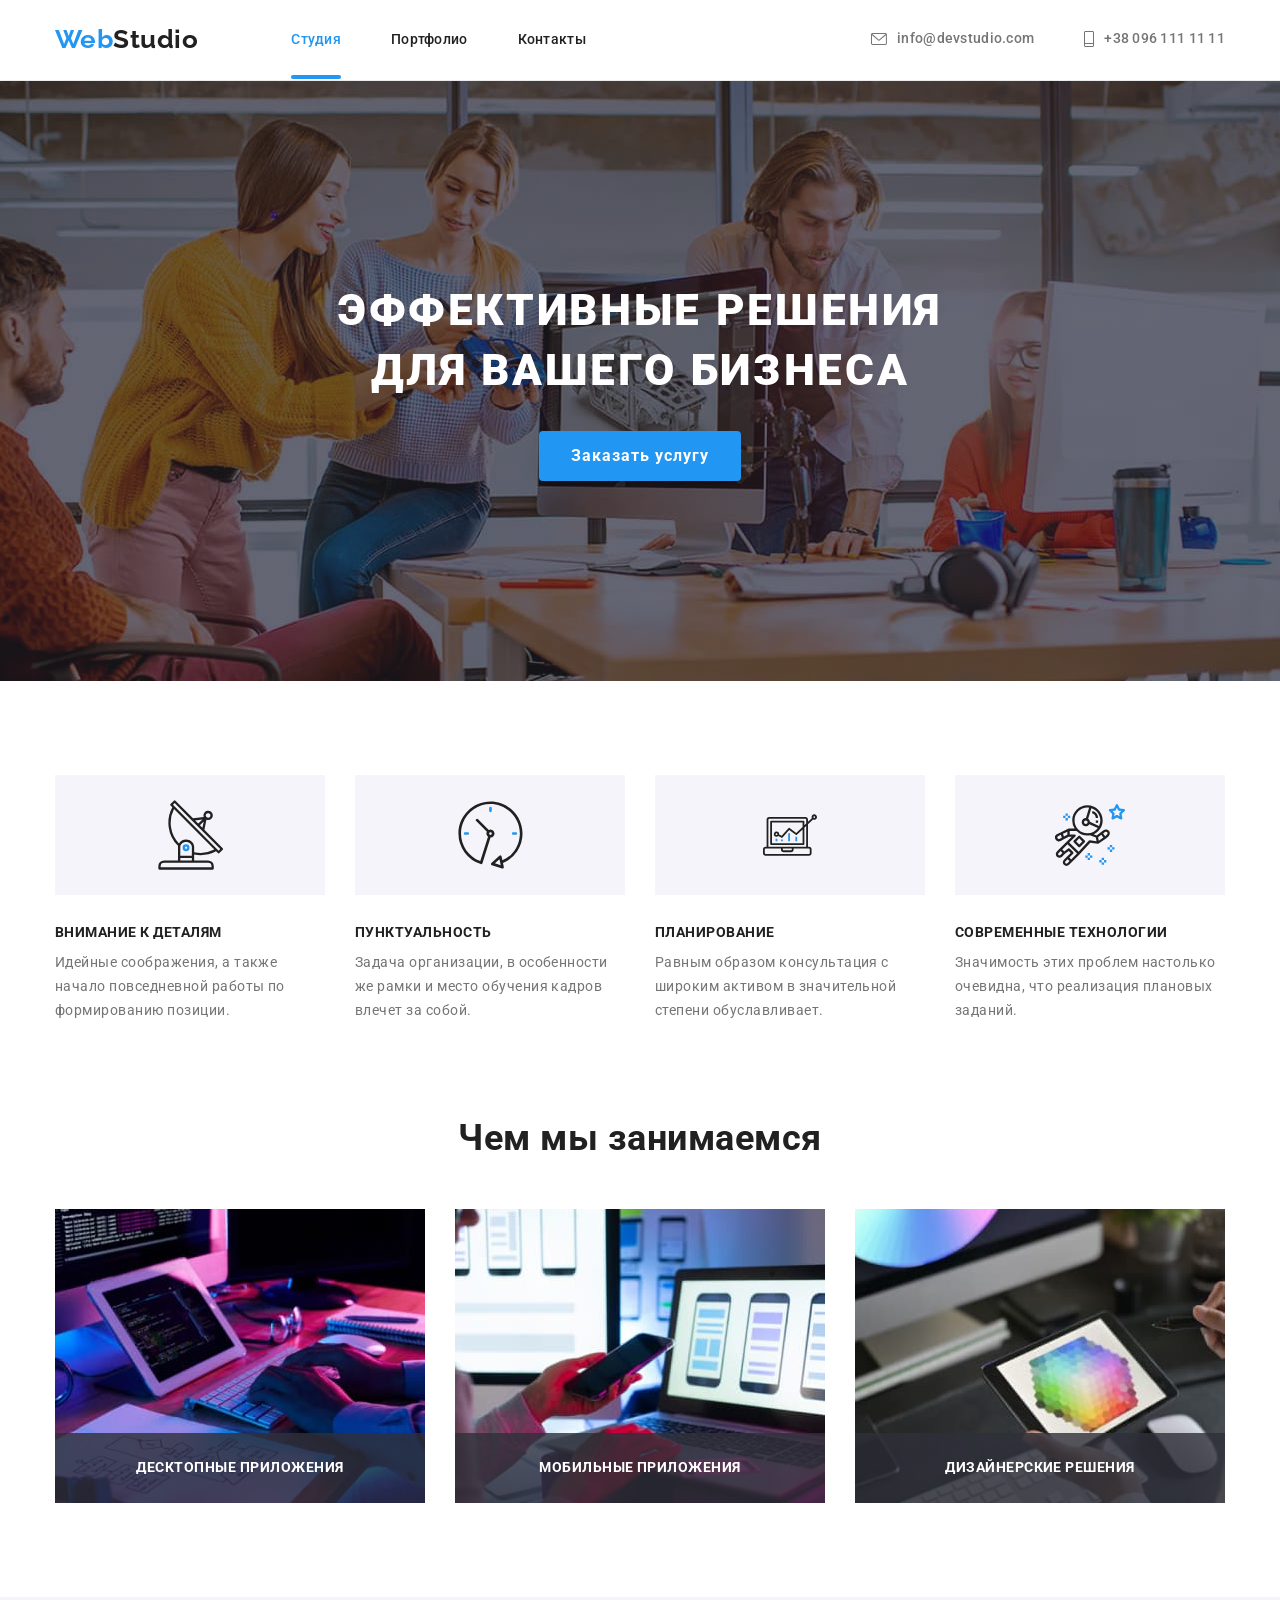
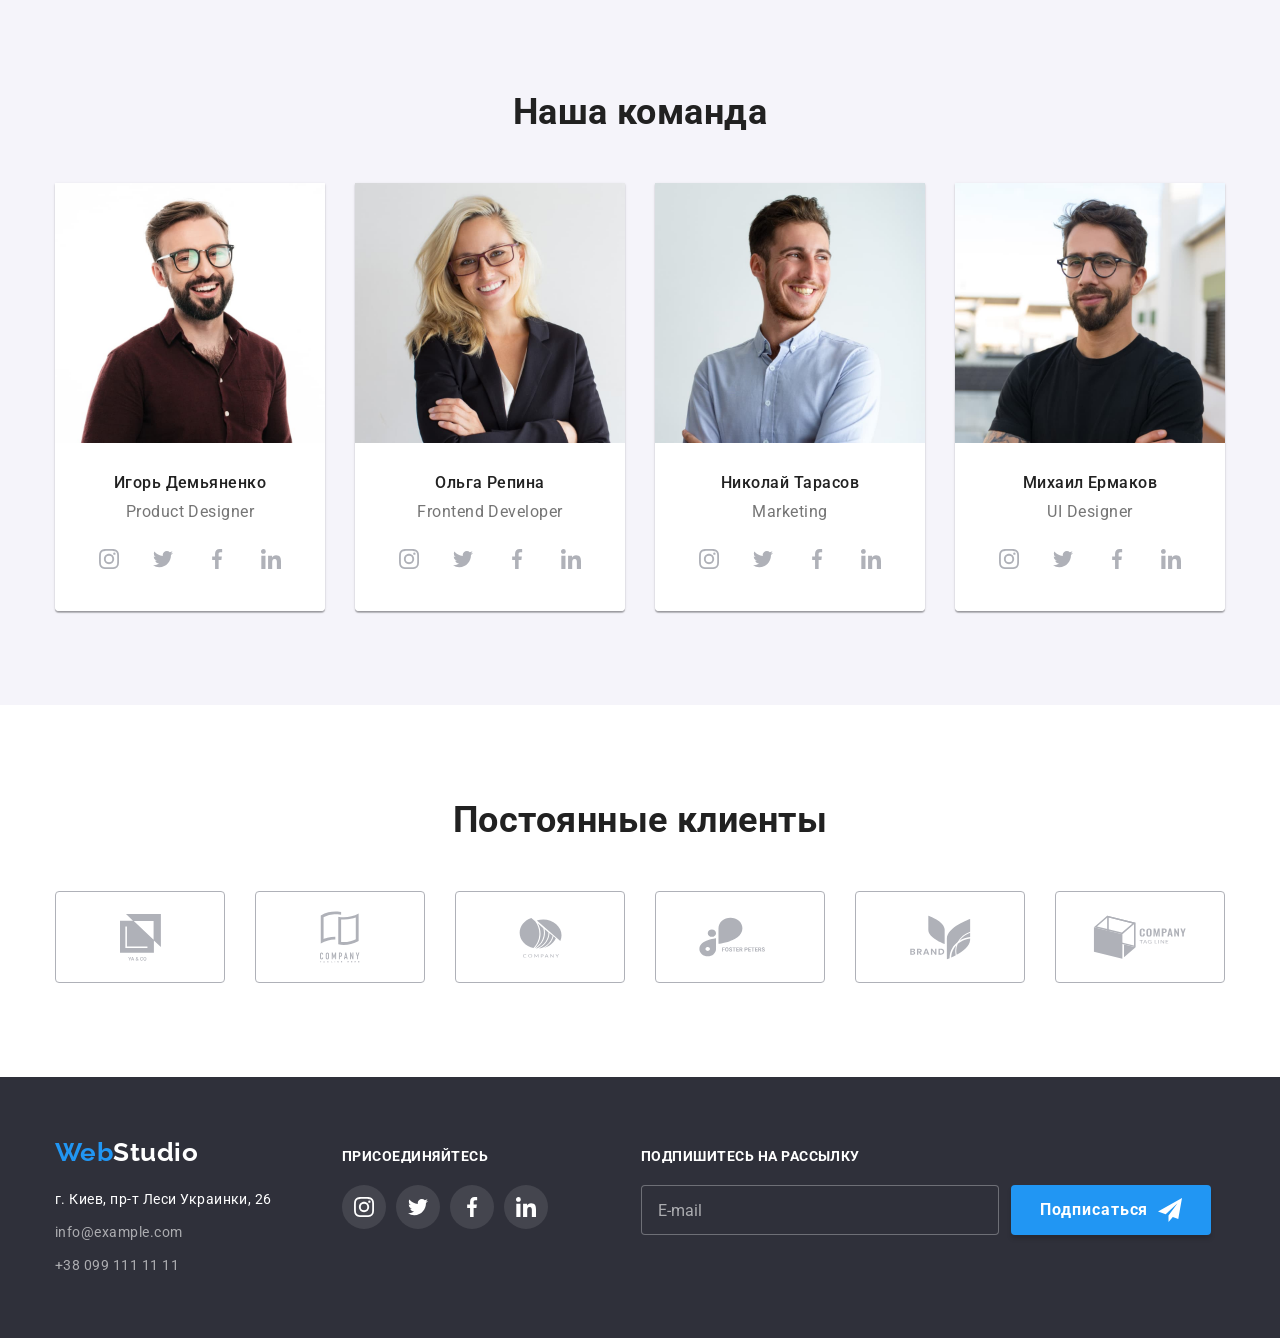
<file: index.html>
<!DOCTYPE html>
<html lang="ru">

<head>
    <meta charset="UTF-8" />
    <meta http-equiv="X-UA-Compatible" content="IE=edge" />
    <meta name="viewport" content="width=device-width, initial-scale=1.0" />
    <title>Web Studio</title>
    <link rel="stylesheet" href="https://cdnjs.cloudflare.com/ajax/libs/modern-normalize/1.1.0/modern-normalize.min.css" integrity="sha512-wpPYUAdjBVSE4KJnH1VR1HeZfpl1ub8YT/NKx4PuQ5NmX2tKuGu6U/JRp5y+Y8XG2tV+wKQpNHVUX03MfMFn9Q==" crossorigin="anonymous" referrerpolicy="no-referrer"
    />
    <link href="https://fonts.googleapis.com/css2?family=Raleway:wght@700&family=Roboto:wght@400;500;700;900&display=swap" rel="stylesheet" />
    <link rel="stylesheet" href="./css/styles.css" />
</head>

<body>
    <header class="header">
        <div class="container">
            <nav class="header-site-nav">
                <a href="/" class="header-logo">
                    <spun class="logo-web">Web</spun>Studio </a>
                <ul class="list">
                    <li><a href="./index.html" class="link current">Студия</a></li>
                    <li><a href="./portfolio.html" class="link">Портфолио</a></li>
                    <li><a href="" class="link">Контакты</a></li>
                </ul>
            </nav>
            <ul class="header-contact list">
                <li class="item">
                    <a href="mailto:info@devstudio.com" class="link one">
                        <svg class="icon-envelope current-color">
                <use href="./images/symbol-defs.svg#icon-envelope"></use>
              </svg> info@devstudio.com
                    </a>
                </li>
                <li class="item">
                    <a href="tel:+380961111111" class="link">
                        <svg class="icon-vector current-color">
                <use href="./images/symbol-defs.svg#icon-vector"></use>
              </svg> +38 096 111 11 11</a>
                </li>
            </ul>
        </div>
    </header>
    <main>
        <section class="hero">
            <div class="container">
                <h1 class="hero-title">
                    Эффективные решения<br /> для вашего бизнеса
                </h1>
                <button type="button" class="hero-button button" data-modal-open>Заказать услугу</button>
            </div>

        </section>
        <section class="features section">
            <div class="container">
                <h2 class="hidden">Особенности</h2>
                <ul class="features-set list">
                    <li class="item item-antenna">
                        <div class="icon-container">
                            <svg class="icon-antenna" width="65" height="70">
                  <use href="./images/symbol-defs.svg#icon-antenna"></use>
                </svg>
                        </div>
                        <h3 class="features-title">Внимание к деталям</h3>
                        <p class="features-text">
                            Идейные соображения, а также начало повседневной работы по формированию позиции.
                        </p>
                    </li>
                    <li class="item item-clock">
                        <div class="icon-container">
                            <svg class="icon-clock" width="67" height="70">
                  <use href="./images/symbol-defs.svg#icon-clock"></use>
                </svg>
                        </div>
                        <h3 class="features-title">Пунктуальность</h3>
                        <p class="features-text">
                            Задача организации, в особенности же рамки и место обучения кадров влечет за собой.
                        </p>
                    </li>
                    <li class="item item-diagram">
                        <div class="icon-container">
                            <svg class="icon-diagram" width="70" height="54">
                  <use href="./images/symbol-defs.svg#icon-diagram"></use>
                </svg>
                        </div>
                        <h3 class="features-title">Планирование</h3>
                        <p class="features-text">
                            Равным образом консультация с широким активом в значительной степени обуславливает.
                        </p>
                    </li>
                    <li class="item item-astronaut">
                        <div class="icon-container">
                            <svg class="icon-astronaut" width="70" height="70">
                  <use href="./images/symbol-defs.svg#icon-astronaut"></use>
                </svg>
                        </div>
                        <h3 class="features-title">Современные технологии</h3>
                        <p class="features-text">
                            Значимость этих проблем настолько очевидна, что реализация плановых заданий.
                        </p>
                    </li>
                </ul>
            </div>
        </section>
        <section class="work section">
            <div class="container">
                <h2 class="work-title title">Чем мы занимаемся</h2>
                <ul class="list">
                    <li class="item">
                        <div class="image-wrapper">
                            <img src="./images/programer-working.jpg" width="370" height="294" alt="Программист разрабатывает ПО" />
                            <div class="work-text-wrapper">
                                <p class="work-text">Десктопные приложения</p>
                            </div>
                        </div>
                    </li>
                    <li class="item">
                        <div class="image-wrapper">
                            <img src="./images/developing-application-smartphones.jpg" width="370" height="294" alt="разработка интерфейса для телефона" />
                            <div class="work-text-wrapper">
                                <p class="work-text">Мобильные приложения</p>
                            </div>
                        </div>
                    </li>
                    <li class="item">
                        <div class="image-wrapper">
                            <img src="./images/web-design.jpg" width="370" height="294" alt="разработка креативного дизайна" />
                            <div class="work-text-wrapper">
                                <p class="work-text">Дизайнерские решения</p>
                            </div>
                        </div>
                    </li>
                </ul>
            </div>
        </section>
        <section class="team section">
            <div class="container">
                <h2 class="team-title title">Наша команда</h2>
                <ul class="team-set list">
                    <li class="card">
                        <img src="./images/igor-demynenko.jpg" alt="фотография Игоря Демьяненко" width="270" height="260" />
                        <div class="card-content">
                            <h3 class="team-name">Игорь Демьяненко</h3>
                            <p class="team-text" lang="en">Product Designer</p>
                            <ul class="social-links">
                                <li class="item">
                                    <a class="link" href=""><svg class="icon-instagram soc-icon">
                        <use href="./images/symbol-defs.svg#icon-instagram"></use></svg
                    ></a>
                                </li>
                                <li class="item">
                                    <a class="link" href=""><svg class="icon-twitter soc-icon">
                        <use href="./images/symbol-defs.svg#icon-twitter"></use></svg
                    ></a>
                                </li>
                                <li class="item">
                                    <a class="link" href=""><svg class="icon-facebook soc-icon">
                        <use href="./images/symbol-defs.svg#icon-facebook"></use></svg
                    ></a>
                                </li>
                                <li class="item">
                                    <a class="link" href=""><svg class="icon-linkedin soc-icon">
                        <use href="./images/symbol-defs.svg#icon-linkedin"></use></svg
                    ></a>
                                </li>
                            </ul>
                        </div>
                    </li>
                    <li class="card">
                        <img src="./images/olga-repina.jpg" alt="фотография Ольги Репиной" width="270" height="260" />
                        <div class="card-content">
                            <h3 class="team-name">Ольга Репина</h3>
                            <p class="team-text" lang="en">Frontend Developer</p>
                            <ul class="social-links">
                                <li class="item">
                                    <a class="link" href=""><svg class="icon-instagram soc-icon">
                        <use href="./images/symbol-defs.svg#icon-instagram"></use></svg
                    ></a>
                                </li>
                                <li class="item">
                                    <a class="link" href=""><svg class="icon-twitter soc-icon">
                        <use href="./images/symbol-defs.svg#icon-twitter"></use></svg
                    ></a>
                                </li>
                                <li class="item">
                                    <a class="link" href=""><svg class="icon-facebook soc-icon">
                        <use href="./images/symbol-defs.svg#icon-facebook"></use></svg
                    ></a>
                                </li>
                                <li class="item">
                                    <a class="link" href=""><svg class="icon-linkedin soc-icon">
                        <use href="./images/symbol-defs.svg#icon-linkedin"></use></svg
                    ></a>
                                </li>
                            </ul>
                        </div>
                    </li>
                    <li class="card">
                        <img src="./images/nikolay-tarasov.jpg" alt="фотография Николая Тарасова" width="270" height="260" />
                        <div class="card-content">
                            <h3 class="team-name">Николай Тарасов</h3>
                            <p class="team-text" lang="en">Marketing</p>
                            <ul class="social-links">
                                <li class="item">
                                    <a class="link" href=""><svg class="icon-instagram soc-icon">
                        <use href="./images/symbol-defs.svg#icon-instagram"></use></svg
                    ></a>
                                </li>
                                <li class="item">
                                    <a class="link" href=""><svg class="icon-twitter soc-icon">
                        <use href="./images/symbol-defs.svg#icon-twitter"></use></svg
                    ></a>
                                </li>
                                <li class="item">
                                    <a class="link" href=""><svg class="icon-facebook soc-icon">
                        <use href="./images/symbol-defs.svg#icon-facebook"></use></svg
                    ></a>
                                </li>
                                <li class="item">
                                    <a class="link" href=""><svg class="icon-linkedin soc-icon">
                        <use href="./images/symbol-defs.svg#icon-linkedin"></use></svg
                    ></a>
                                </li>
                            </ul>
                        </div>
                    </li>
                    <li class="card">
                        <img src="./images/mixail-ermakov.jpg" alt="фотография Михаила Ермакова" width="270" height="260" />
                        <div class="card-content">
                            <h3 class="team-name">Михаил Ермаков</h3>
                            <p class="team-text" lang="en">UI Designer</p>
                            <ul class="social-links">
                                <li class="item">
                                    <a class="link" href=""><svg class="icon-instagram soc-icon">
                        <use href="./images/symbol-defs.svg#icon-instagram"></use></svg
                    ></a>
                                </li>
                                <li class="item">
                                    <a class="link" href=""><svg class="icon-twitter soc-icon">
                        <use href="./images/symbol-defs.svg#icon-twitter"></use></svg
                    ></a>
                                </li>
                                <li class="item">
                                    <a class="link" href=""><svg class="icon-facebook soc-icon">
                        <use href="./images/symbol-defs.svg#icon-facebook"></use></svg
                    ></a>
                                </li>
                                <li class="item">
                                    <a class="link" href=""><svg class="icon-linkedin soc-icon">
                        <use href="./images/symbol-defs.svg#icon-linkedin"></use></svg
                    ></a>
                                </li>
                            </ul>
                        </div>
                    </li>
                </ul>
            </div>
        </section>
        <section class="clients section">
            <div class="container">
                <h2 class="clients-title title">Постоянные клиенты</h2>

                <ul class="clients-list list">
                    <li class="client">
                        <a href="" class="link">
                            <svg class="icon-union current-color" width="41" height="47">
                  <use href="./images/symbol-defs.svg#icon-union"></use>
                </svg>
                        </a>
                    </li>
                    <li class="client">
                        <a href="" class="link">
                            <svg class="icon-company1 current-color" width="40" height="52">
                  <use href="./images/symbol-defs.svg#icon-company1"></use>
                </svg>
                        </a>
                    </li>
                    <li class="client">
                        <a href="" class="link">
                            <svg class="icon-company2 current-color" width="43" height="41">
                  <use href="./images/symbol-defs.svg#icon-company2"></use>
                </svg>
                        </a>
                    </li>
                    <li class="client">
                        <a href="" class="link">
                            <svg class="icon-foster current-color" width="84" height="40">
                  <use href="./images/symbol-defs.svg#icon-foster"></use>
                </svg>
                        </a>
                    </li>
                    <li class="client">
                        <a href="" class="link">
                            <svg class="icon-brand current-color" width="63" height="45">
                  <use href="./images/symbol-defs.svg#icon-brand"></use>
                </svg>
                        </a>
                    </li>
                    <li class="client">
                        <a href="" class="link">
                            <svg class="icon-company3 current-color" width="94" height="44">
                  <use href="./images/symbol-defs.svg#icon-company3"></use>
                </svg>
                        </a>
                    </li>
                </ul>
            </div>
        </section>
    </main>
    <footer class="footer">
        <div class="container">
            <div class="address-container">
                <a href="/" class="logo">
                    <spun class="logo-web">Web</spun>Studio </a>
                <address class="footer-contact">
            <spun class="text">г. Киев, пр-т Леси Украинки, 26</spun><br />
            <a href="mailto:info@example.com" class="first link">info@example.com</a><br />
            <a href="tel:+380961111111" class="link">+38 099 111 11 11</a>
          </address>
            </div>
            <div class="social">
                <p class="social-text">присоединяйтесь</p>
                <ul class="social-links">
                    <li class="item">
                        <a class="link color" href=""><svg class="icon-instagram soc-icon">
                  <use href="./images/symbol-defs.svg#icon-instagram"></use></svg
              ></a>
                    </li>
                    <li class="item">
                        <a class="link color" href=""><svg class="icon-twitter soc-icon">
                  <use href="./images/symbol-defs.svg#icon-twitter"></use></svg
              ></a>
                    </li>
                    <li class="item">
                        <a class="link color" href=""><svg class="icon-facebook soc-icon">
                  <use href="./images/symbol-defs.svg#icon-facebook"></use></svg
              ></a>
                    </li>
                    <li class="item">
                        <a class="link color" href=""><svg class="icon-linkedin soc-icon">
                  <use href="./images/symbol-defs.svg#icon-linkedin"></use></svg
              ></a>
                    </li>
                </ul>
            </div>
            <div class="form">
                <p class="footer-form-head">Подпишитесь на рассылку</p>
                <form class="footer-form" action="#">
                    <input class="footer-form-input" type="email" name="e-mail" placeholder="E-mail">
                    <button class="footer-form-btn" type="submit"><span>Подписаться</span><span class="footer-form-img-wrapper"><img class="footer-form-img" src="./images/icon-send.svg" width="24" height="24"></span></button>
                </form>
            </div>
        </div>
    </footer>

    <!-- ---------------------MODAL WINDOW -------------------------------------->
    <div class="backdrop is-hidden" data-modal>
        <div class="modal-window">
            <button type="button" class="btn-modal" data-modal-close>
                <svg class="icon-close-black" width="18" height="18">
                    <use href="./images/symbol-defs.svg#icon-close-black"></use>
                </svg>
            </button>
            <form class="modal-form">
                <p class="modal-form-head">Оставьте свои данные, мы вам перезвоним</p>

                <label class="modal-form-label" for="form-name">Имя</label>
                <div class="modal-form-input-wrapper">
                    <input class="modal-form-input" minlength="2" type="text" name="username" id="form-name">
                    <svg class="icon-user modal-form-icon" width="18" height="18">
                            <use href="./images/symbol-defs.svg#icon-user"></use>
                        </svg>
                </div>

                <label class="modal-form-label" for="form-telephon">Телефон</label>
                <div class="modal-form-input-wrapper">
                    <input class="modal-form-input" type="tel" name="telephon" id="form-telephon">
                    <svg class="icon-phone modal-form-icon" width="18" height="18">
                            <use href="./images/symbol-defs.svg#icon-phone"></use>
                        </svg>
                </div>


                <label class="modal-form-label" for="form-mail">Почта</label>
                <div class="modal-form-input-wrapper">
                    <input class="modal-form-input" type="email" name="mail" id="form-mail">
                    <svg class="icon-email modal-form-icon" width="18" height="18">
                            <use href="./images/symbol-defs.svg#icon-email"></use>
                        </svg>
                </div>



                <label class="modal-form-label" for="form-comment">Комментарий</label>
                <textarea class="modal-form-textarea" name="comment" id="form-comment" placeholder="Введите текст"></textarea>

                <input class="modal-form-checkbox hidden" type="checkbox" name="agreement" id="form-agreement">
                <label class="modal-form-checkbox-label" for="form-agreement">Соглашаюсь с рассылкой и принимаю &nbsp; <a class="modal-form-label-link" href="#">Условия договора</a></label>
                <button class="modal-form-btn" type="submit">Отправить</button>
            </form>
        </div>
    </div>
    </div>
    <script src="./js/modal.js"></script>
</body>

</html>
</file>
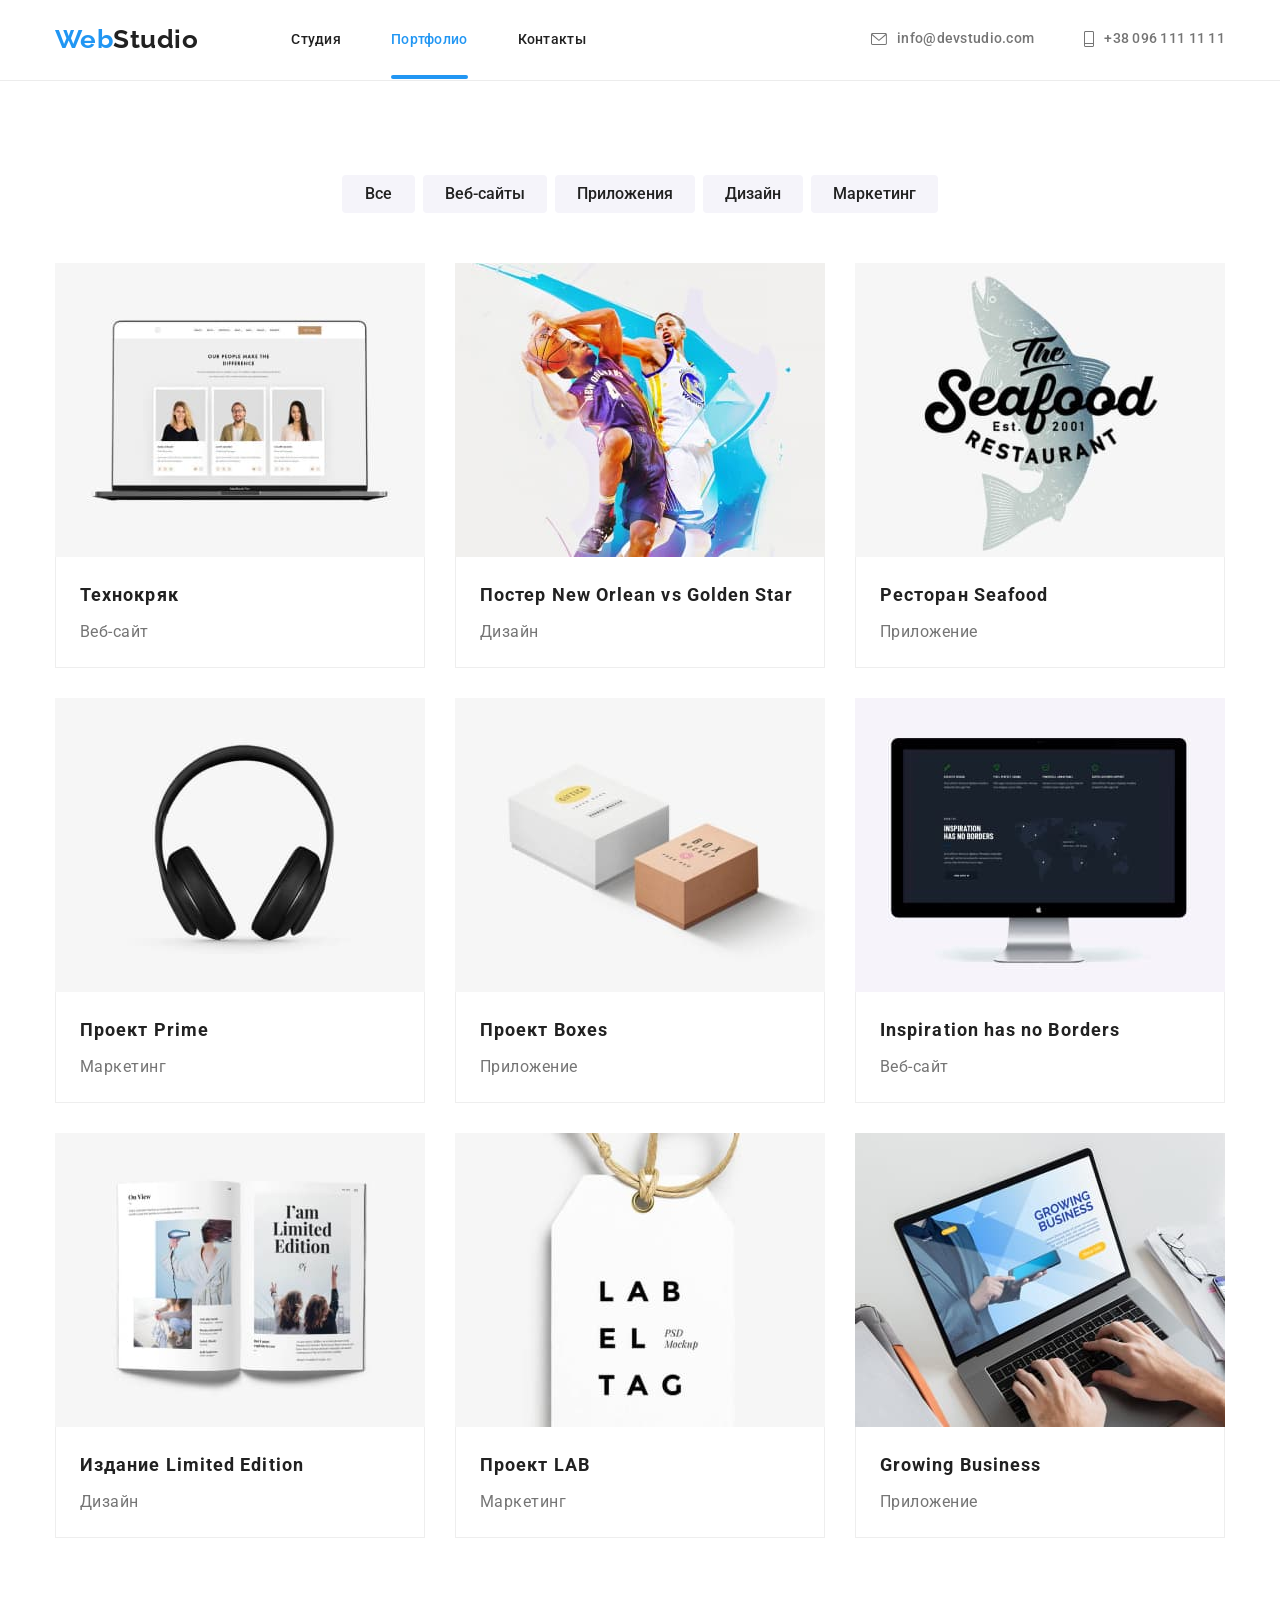
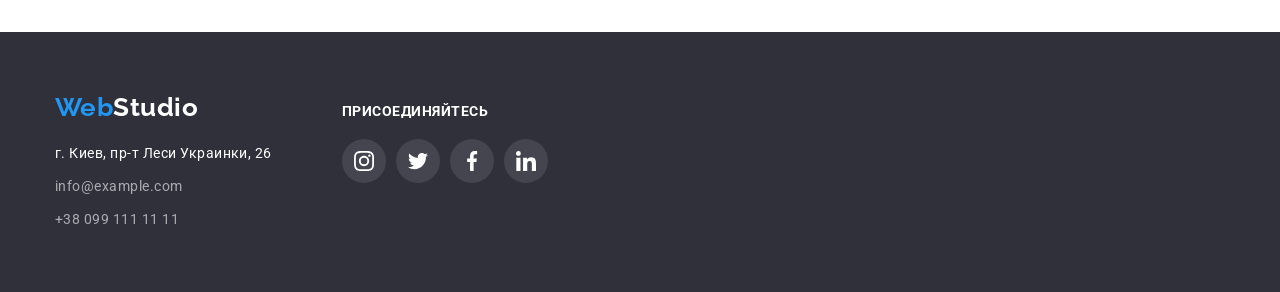
<file: portfolio.html>
<!DOCTYPE html>
<html lang="ru">

<head>
    <meta charset="UTF-8" />
    <meta http-equiv="X-UA-Compatible" content="IE=edge" />
    <meta name="viewport" content="width=device-width, initial-scale=1.0" />
    <title>Portfolio</title>
    <link rel="stylesheet" href="https://cdnjs.cloudflare.com/ajax/libs/modern-normalize/1.1.0/modern-normalize.min.css" integrity="sha512-wpPYUAdjBVSE4KJnH1VR1HeZfpl1ub8YT/NKx4PuQ5NmX2tKuGu6U/JRp5y+Y8XG2tV+wKQpNHVUX03MfMFn9Q==" crossorigin="anonymous" referrerpolicy="no-referrer"
    />
    <link href="https://fonts.googleapis.com/css2?family=Raleway:wght@700&family=Roboto:wght@400;500;700;900&display=swap" rel="stylesheet" />
    <link rel="stylesheet" href="./css/styles.css" />
</head>

<body>
    <header class="header">
        <div class="container">
            <nav class="header-site-nav">
                <a href="/" class="header-logo">
                    <spun class="logo-web">Web</spun>Studio </a>
                <ul class="list">
                    <li><a href="./index.html" class="link">Студия</a></li>
                    <li><a href="./portfolio.html" class="link current">Портфолио</a></li>
                    <li><a href="" class="link">Контакты</a></li>
                </ul>
            </nav>
            <ul class="header-contact list">
                <li class="item">                    
                    <a href="mailto:info@devstudio.com" class="link one">
                        <svg class="icon-envelope current-color">
                            <use href="./images/symbol-defs.svg#icon-envelope" >
                            </use>
                        </svg>
                    info@devstudio.com</a>
                </li>
                <li class="item">                                        
                    <a href="tel:+380961111111" class="link">
                        <svg class="icon-vector current-color">
                            <use href="./images/symbol-defs.svg#icon-vector" >
                            </use>
                        </svg>
                    +38 096 111 11 11</a>
                </li>
            </ul>
        </div>
    </header>
    <main>
        <section class="portfolio section">
            <div class="container">
                <h1 class="hidden">Портфолио</h1>
                <ul class="list-button list">
                    <li class="item"><button class="portfolio-button" type="button">Все</button></li>
                    <li class="item"><button class="portfolio-button" type="button">Веб-сайты</button></li>
                    <li class="item"><button class="portfolio-button" type="button">Приложения</button></li>
                    <li class="item"><button class="portfolio-button" type="button">Дизайн</button></li>
                    <li class="item"><button class="portfolio-button" type="button">Маркетинг</button></li>
                </ul>
                <ul class="list-card list">
                    <li class="item">
                        <a href="" class="link">
                            
                            <div class="portfolio-image-wrapper"> 
                                <img src="./images/portfolio/technocryk.jpg" alt="Страница сайта Технокряк" width="370" height="294" />
                                <div class="portfolio-text-wrapper">
                                    <p class="portfolio-text-wrapper">Технокряк это современная площадка распространения коронавируса. Компании используют эту платформу для цифрового шпионажа и атак на защищённые сервера конкурентов.</p>
                                </div>
                            </div>
                            <div class="portfolio-content">
                                <h2 class="portfolio-title">Технокряк</h2>
                                <p class="portfolio-text">Веб-сайт</p>
                            </div>
                        </a>
                    </li>

                    <li class="item">
                        <a href="" class="link">
                            
                            <div class="portfolio-image-wrapper"> 
                                <img src="./images/portfolio/poster.jpg" alt="Постер баскетбольной игры" width="370" height="294" />
                                <div class="portfolio-text-wrapper">
                                    <p class="portfolio-text-wrapper">Технокряк это современная площадка распространения коронавируса. Компании используют эту платформу для цифрового шпионажа и атак на защищённые сервера конкурентов.</p>
                                </div>
                            </div>
                            <div class="portfolio-content">
                                <h2 class="portfolio-title">Постер New Orlean vs Golden Star</h2>
                                <p class="portfolio-text">Дизайн</p>
                            </div>
                        </a>
                    </li>

                    <li class="item">
                        <a href="" class="link">
                            
                            <div class="portfolio-image-wrapper"> 
                                <img src="./images/portfolio/seafood.jpg" alt="Реклама приложения для ресторана" width="370" height="294" />
                                <div class="portfolio-text-wrapper">
                                    <p class="portfolio-text-wrapper">Технокряк это современная площадка распространения коронавируса. Компании используют эту платформу для цифрового шпионажа и атак на защищённые сервера конкурентов.</p>
                                </div>
                            </div>
                            <div class="portfolio-content">
                                <h2 class="portfolio-title">Ресторан Seafood</h2>
                                <p class="portfolio-text">Приложение</p>
                            </div>
                        </a>
                    </li>

                    <li class="item">
                        <a href="" class="link">
                            
                            <div class="portfolio-image-wrapper"> 
                                <img src="./images/portfolio/prime.jpg" alt="наушники" width="370" height="294" />
                                <div class="portfolio-text-wrapper">
                                    <p class="portfolio-text-wrapper">Технокряк это современная площадка распространения коронавируса. Компании используют эту платформу для цифрового шпионажа и атак на защищённые сервера конкурентов.</p>
                                </div>
                            </div>
                            <div class="portfolio-content">
                                <h2 class="portfolio-title">Проект Prime</h2>
                                <p class="portfolio-text">Маркетинг</p>
                            </div>
                        </a>
                    </li>

                    <li class="item">
                        <a href="" class="link">
                            
                            <div class="portfolio-image-wrapper"> 
                                <img src="./images/portfolio/boxex.jpg" alt="две коробки" width="370" height="294" />
                                <div class="portfolio-text-wrapper">
                                    <p class="portfolio-text-wrapper">Технокряк это современная площадка распространения коронавируса. Компании используют эту платформу для цифрового шпионажа и атак на защищённые сервера конкурентов.</p>
                                </div>
                            </div>
                            <div class="portfolio-content">
                                <h2 class="portfolio-title">Проект Boxes</h2>
                                <p class="portfolio-text">Приложение</p>
                            </div>
                        </a>
                    </li>

                    <li class="item">
                        <a href="" class="link">
                            
                            <div class="portfolio-image-wrapper"> 
                                <img src="./images/portfolio/inspiration.jpg" alt="страница сайта Inspiration has no Borders" width="370" height="294" />
                                <div class="portfolio-text-wrapper">
                                    <p class="portfolio-text-wrapper">Технокряк это современная площадка распространения коронавируса. Компании используют эту платформу для цифрового шпионажа и атак на защищённые сервера конкурентов.</p>
                                </div>
                            </div>
                            <div class="portfolio-content">
                                <h2 class="portfolio-title">Inspiration has no Borders</h2>
                                <p class="portfolio-text">Веб-сайт</p>
                            </div>
                        </a>
                    </li>

                    <li class="item">
                        <a href="" class="link">
                            
                            <div class="portfolio-image-wrapper"> 
                                <img src="./images/portfolio/ram.jpg" alt="книга" width="370" height="294" />
                                <div class="portfolio-text-wrapper">
                                    <p class="portfolio-text-wrapper">Технокряк это современная площадка распространения коронавируса. Компании используют эту платформу для цифрового шпионажа и атак на защищённые сервера конкурентов.</p>
                                </div>
                            </div>
                            <div class="portfolio-content">
                                <h2 class="portfolio-title">Издание Limited Edition</h2>
                                <p class="portfolio-text">Дизайн</p>
                            </div>
                        </a>
                    </li>

                    <li class="item">
                        <a href="" class="link">
                            
                            <div class="portfolio-image-wrapper"> 
                                <img src="./images/portfolio/lab.jpg" alt="лист на веревочке с надписью LAB EL TAG" width="370" height="294" />
                                <div class="portfolio-text-wrapper">
                                    <p class="portfolio-text-wrapper">Технокряк это современная площадка распространения коронавируса. Компании используют эту платформу для цифрового шпионажа и атак на защищённые сервера конкурентов.</p>
                                </div>
                            </div>
                            <div class="portfolio-content">
                                <h2 class="portfolio-title">Проект LAB</h2>
                                <p class="portfolio-text">Маркетинг</p>
                            </div>
                        </a>
                    </li>

                    <li class="item">
                        <a href="" class="link">
                            
                            <div class="portfolio-image-wrapper"> 
                                <img src="./images/portfolio/growing.jpg" alt="на ноутбуке открыто приложение Growing Business" width="370" height="294" />
                                <div class="portfolio-text-wrapper">
                                    <p class="portfolio-text-wrapper">Технокряк это современная площадка распространения коронавируса. Компании используют эту платформу для цифрового шпионажа и атак на защищённые сервера конкурентов.</p>
                                </div>
                            </div>
                            <div class="portfolio-content">
                                <h2 class="portfolio-title">Growing Business</h2>
                                <p class="portfolio-text">Приложение</p>
                            </div>
                        </a>
                    </li>
                </ul>
            </div>
        </section>
    </main>
    <footer class="footer">
        <div class="container">
            <div class="address-container">
                <a href="/" class="logo">
                    <spun class="logo-web">Web</spun>Studio </a>
                <address class="footer-contact">
              <spun class="text">г. Киев, пр-т Леси Украинки, 26</spun><br />
              <a href="mailto:info@example.com" class="first link">info@example.com</a><br />
              <a href="tel:+380961111111" class="link">+38 099 111 11 11</a>
            </address>
            </div>
            <div class="social">
                <p class="social-text">присоединяйтесь</p>
                <ul class="social-links">
                    <li class="item "><a class="link color" href=""><svg class="icon-instagram soc-icon"><use href="./images/symbol-defs.svg#icon-instagram"></use></svg></a></li>
                    <li class="item"><a class="link color" href=""><svg class="icon-twitter soc-icon"><use href="./images/symbol-defs.svg#icon-twitter"></use></svg></a></li>
                    <li class="item"><a class="link color" href=""><svg class="icon-facebook soc-icon"><use href="./images/symbol-defs.svg#icon-facebook"></use></svg></a></li>
                    <li class="item"><a class="link color" href=""><svg class="icon-linkedin soc-icon"><use href="./images/symbol-defs.svg#icon-linkedin"></use></svg></a></li>
                </ul>
            </div>
            
        </div>
    </footer>
</body>

</html>
</file>
<file: css/styles.css>
:root {
  --main-text-color: #757575;
  --secondary-text-color: #212121;
  --title-text-color: #212121;
  --accent-color: #2196f3;
  --button-section-bg: #f5f4fa;
  --white-active-color: #ffffff;
  --fotter-hero-bg: #2f303a;
  --card-set-gap: 30px;
}

h1,
h2,
h3,
h4,
h5,
h6 {
  color: var(--title-text-color);
  margin-top: 0;
  margin-bottom: 0;
}

p {
  margin-top: 0;
  margin-bottom: 0;
}

.hidden {
  position: absolute;
  clip: rect(0 0 0 0);
  width: 1px;
  height: 1px;
  margin: -1px;
  overflow: hidden;
}

img {
  display: block;
  max-width: 100%;
  height: auto;
}

body {
  color: var(--main-text-color);
  font-family: 'Roboto', sans-serif;
  letter-spacing: 0.03em;
}

.list {
  list-style: none;
  margin-top: 0;
  margin-bottom: 0;
  padding-left: 0;
}

.container {
  width: 1200px;
  padding-left: 15px;
  padding-right: 15px;
  margin: 0 auto;
}

/* ----------------MODAL WINDOW---------------------------- */

.backdrop {
  position: fixed;
  top: 0;
  left: 0;
  width: 100%;
  height: 100%;
  background-color: rgba(0, 0, 0, 0.2);
}

.backdrop.is-hidden {
  opacity: 0;
  pointer-events: none;
  transition: opacity 250ms cubic-bezier(0.4, 0, 0.2, 1);
}

.backdrop.is-hidden .modal-window {
  position: absolute;
  opacity: 0;
  top: 50%;
  left: 50%;
  transform: translate(-50%, -100%);
}

.modal-window {
  position: absolute;
  top: 50%;
  left: 50%;
  transform: translate(-50%, -50%);
  width: 528px;
  height: 581px;
  background-color: #ffffff;
  transition: opacity 250ms cubic-bezier(0.4, 0, 0.2, 1),
    transform 250ms cubic-bezier(0.4, 0, 0.2, 1);
}

.btn-modal {
  display: flex;
  justify-content: center;
  align-items: center;
  top: 8px;
  right: 8px;
  position: absolute;
  width: 30px;
  height: 30px;
  border-radius: 50%;
  border: 1px solid rgba(0, 0, 0, 0.1);
  background: #ffffff;
  cursor: pointer;
}

.icon-close-black {
  transition: fill 250ms cubic-bezier(0.4, 0, 0.2, 1);
}

.btn-modal:hover .icon-close-black,
.btn-modal:focus .icon-close-black {
  fill: var(--accent-color);
}

.modal-form {
  display: flex;
  flex-direction: column;
  margin: 40px;
}

.modal-form-head {
  font-weight: 700;
  font-size: 20px;
  line-height: 1.15;
  text-align: center;
  margin-bottom: 12px;
  color: var(--secondary-text-color);
}

.modal-form-input-wrapper {
  position: relative;
}

.modal-form-icon {
  position: absolute;
  display: block;
  top: 0;
  left: 12px;
  transform: translateY(50%);
  transition: fill 250ms cubic-bezier(0.4, 0, 0.2, 1);
}

.modal-form-input {
  width: 100%;
  height: 40px;
  border: 1px solid rgba(33, 33, 33, 0.2);
  border-radius: 4px;
  margin-bottom: 10px;
  padding-left: 42px;
  transition: border 250ms cubic-bezier(0.4, 0, 0.2, 1);
}

.modal-form-input:focus {
  outline: none;
  border: 1px solid #2196f3;
}

.modal-form-input:focus + .modal-form-icon {
  fill: #2196f3;
}

.modal-form-label {
  margin-bottom: 4px;
  font-size: 12px;
  line-height: 1.16;
  font-weight: 400;
  letter-spacing: 0.01em;
  color: #757575;
}

.modal-form-textarea {
  width: 448px;
  height: 120px;
  border: 1px solid rgba(33, 33, 33, 0.2);
  border-radius: 4px;
  padding: 12px 16px;
  resize: none;
  margin-bottom: 25px;
  transition: border 250ms cubic-bezier(0.4, 0, 0.2, 1);
}

.modal-form-textarea::placeholder {
  font-size: 12px;
  line-height: 1.16;
  letter-spacing: 0.01em;

  color: rgba(117, 117, 117, 0.5);
}

.modal-form-textarea:focus {
  outline: none;
  border: 1px solid #2196f3;
}

.modal-form-checkbox:checked + .modal-form-checkbox-label::before {
  background-image: url(../images/icon-check.svg);
  background-position: center;
}

.modal-form-checkbox:focus + .modal-form-checkbox-label::before {
  border: 1px solid #2196f3;
}

.modal-form-checkbox:checked + .modal-form-checkbox-label::before {
  border: none;
}

.modal-form-checkbox-label::before {
  display: inline-block;
  content: '';
  width: 16px;
  height: 15px;
  border: 1px solid black;
  margin-right: 8px;
  cursor: pointer;
  transition: border 250ms cubic-bezier(0.4, 0, 0.2, 1);
}

.modal-form-checkbox-label {
  display: flex;
  align-items: center;
  font-size: 14px;
  line-height: 1.71;
  margin-bottom: 30px;
  justify-content: center;
  letter-spacing: 0.03em;
  color: #757575;
}

.modal-form-btn {
  align-self: center;
  min-width: 200px;
  padding: 10px 55px;
  border: none;

  background: #2196f3;
  box-shadow: 0px 4px 4px rgba(0, 0, 0, 0.15);
  border-radius: 4px;

  font-weight: 700;
  font-size: 16px;
  line-height: 1.88;
  letter-spacing: 0.06em;
  color: #ffffff;
  transition: background 250ms cubic-bezier(0.4, 0, 0.2, 1);
}

.modal-form-btn:hover {
  background: #188ce8;
}

/* -----------------------END MODAL WINDOW------------------ */

/*------------- components -----------------------*/

.title {
  margin-bottom: 50px;
  font-weight: 700;
  font-size: 36px;
  line-height: 1.17;
  text-align: center;
}

.section {
  padding-top: 94px;
  padding-bottom: 94px;
}

.current-color {
  fill: currentColor;
}

.soc-icon {
  width: 20px;
  height: 20px;
  fill: currentColor;
}

/*------------ END components--------------------------- */

/* -----header----------------------------- */

.header {
  border-bottom: 1px solid #ececec;
  padding-top: 24px;
  padding-bottom: 25px;
}

.header .container {
  display: flex;
  justify-content: space-between;
  align-items: center;
}

.header-site-nav {
  display: flex;
  align-items: center;
}

.header-site-nav .list,
.header-contact.list {
  display: flex;
  align-items: center;
}

.header-site-nav .header-logo {
  color: var(--title-text-color);
  font-family: 'Raleway', sans-serif;
  font-size: 26px;
  line-height: 1.19;
  font-weight: 700;
  text-decoration: none;
  margin-right: 43px;
}

.logo-web {
  color: var(--accent-color);
}

.header-site-nav .link {
  position: relative;
  color: var(--secondary-text-color);
  font-weight: 500;
  font-size: 14px;
  line-height: 1.14;
  letter-spacing: 0.02em;
  text-decoration: none;
  margin-left: 50px;
  transition: color 250ms cubic-bezier(0.4, 0, 0.2, 1);
}

.header-site-nav .link:hover,
.header-site-nav .link:focus {
  color: var(--accent-color);
}

.header-site-nav .link.current {
  color: var(--accent-color);
}

.link.current::after {
  content: '';
  display: block;
  position: absolute;
  left: 0%;
  bottom: 0;
  width: 100%;
  height: 4px;
  background-color: #2196f3;
  border-radius: 2px;
  transform: translateY(32px);
}

.header-contact .link {
  display: flex;
  align-items: center;
  color: inherit;
  font-weight: 500;
  font-size: 14px;
  line-height: 1.14;
  letter-spacing: 0.02em;
  text-decoration: none;
  transition: color 250ms cubic-bezier(0.4, 0, 0.2, 1);
}

.header-contact .link.one {
  margin-right: 50px;
}

.header-contact .item {
  display: flex;
  align-items: center;
  color: var(--main-text-color);
}

.header-contact .link:hover,
.header-contact .link:focus {
  color: var(--accent-color);
}

.icon-envelope {
  margin-right: 10px;
  fill: currentColor;
  width: 16px;
  height: 12px;
}

.icon-vector {
  margin-right: 10px;
  fill: currentColor;
  width: 10px;
  height: 16px;
}

/* -----------------Hero----------------------------------- */

.hero {
  max-width: 1600px;
  height: 600px;
  background-color: var(--fotter-hero-bg);
  background-image: linear-gradient(rgba(47, 48, 58, 0.4), rgba(47, 48, 58, 0.4)),
    url('../images/hero/comands.jpg');
  background-size: cover, cover;
  background-position: center, center;
  background-repeat: no-repeat, no-repeat;
  text-align: center;
  padding-top: 200px;
  padding-bottom: 200px;
  margin: 0 auto;
}

.hero-button {
  min-width: 200px;
  padding: 10px 32px;
  box-shadow: 0px 4px 4px rgba(0, 0, 0, 0.15);
  border-radius: 4px;
  font-family: inherit;
  color: var(--white-active-color);
  font-weight: 700;
  font-size: 16px;
  line-height: 1.87;
  text-align: center;
  letter-spacing: 0.06em;
  background-color: var(--accent-color);
  transition: background-color 250ms cubic-bezier(0.4, 0, 0.2, 1);
  cursor: pointer;
  border: none;
}

.hero-button:hover {
  background-color: #188ce8;
}

.hero-title {
  font-weight: 900;
  font-size: 44px;
  line-height: 1.36;
  margin-bottom: 30px;
  letter-spacing: 0.06em;
  text-transform: uppercase;
  color: var(--white-active-color);
}

/* -----------------------Features------------------------- */

.features {
  padding-bottom: 47px;
}

.features-set {
  display: flex;
  flex-wrap: wrap;
  margin-left: calc(-1 * var(--card-set-gap));
  margin-top: calc(-1 * var(--card-set-gap));
}

.features-set .item {
  flex-basis: calc((100% - 4 * var(--card-set-gap)) / 4);
  margin-left: var(--card-set-gap);
  margin-top: var(--card-set-gap);
}

.features-set .icon-container {
  display: flex;
  justify-content: center;
  align-items: center;
  height: 120px;
  margin-bottom: 30px;
  background-color: var(--button-section-bg);
}

.features-title {
  font-weight: 700;
  font-size: 14px;
  line-height: 1.14;
  text-transform: uppercase;
  margin-bottom: 10px;
}

.features-text {
  font-size: 14px;
  line-height: 1.71;
}

/* -------------Work---------------------------------- */

.work {
  padding-top: 47px;
}

.work .list {
  display: flex;
  justify-content: space-between;
}

.image-wrapper {
  position: relative;
}

.work-text-wrapper {
  position: absolute;
  display: flex;
  align-items: center;
  left: 0px;
  bottom: 0px;
  width: 100%;
  height: 70px;
  background-color: rgba(47, 48, 58, 0.8);
}

.work-text {
  font-weight: 700;
  font-size: 14px;
  line-height: 1.14;
  text-transform: uppercase;
  width: 100%;
  color: var(--white-active-color);
  text-align: center;
}

/* -------------------------Team--------------------------- */

.team {
  text-align: center;
  background-color: var(--button-section-bg);
}

.team-set {
  display: flex;
  flex-wrap: wrap;
  margin-left: calc(-1 * var(--card-set-gap));
  margin-top: calc(-1 * var(--card-set-gap));
}

.team-set .card {
  flex-basis: calc((100% - 4 * var(--card-set-gap)) / 4);
  margin-left: var(--card-set-gap);
  margin-top: var(--card-set-gap);
  box-shadow: 0px 1px 3px rgba(0, 0, 0, 0.12), 0px 1px 1px rgba(0, 0, 0, 0.14),
    0px 2px 1px rgba(0, 0, 0, 0.2);
  border-radius: 0px 0px 4px 4px;
  overflow: hidden;
}

.card-content {
  background-color: var(--white-active-color);
  padding-top: 30px;
  padding-bottom: 30px;
}

.team-name {
  font-weight: 500;
  font-size: 16px;
  line-height: 1.19;
  margin-bottom: 10px;
}

.team-text {
  font-size: 16px;
  line-height: 1.19;
}

.social-links {
  list-style: none;
  padding-left: 0;
  margin: 16px auto 0px auto;
  display: flex;
  justify-content: center;
}

.social-links .link {
  display: inline-flex;
  align-items: center;
  justify-content: center;
  text-decoration: none;
  color: #afb1b8;
  border-radius: 50%;
  width: 44px;
  height: 44px;
  transition: color 250ms cubic-bezier(0.4, 0, 0.2, 1),
    background-color 250ms cubic-bezier(0.4, 0, 0.2, 1);
}

.social-links .link:hover,
.social-links .link:focus {
  color: var(--white-active-color);
  background-color: var(--accent-color);
  border-radius: 50%;
}

.social-links .item:not(:last-child) {
  margin-right: 10px;
}

/* ---------------------Clients----------------------------- */

.clients-list {
  display: flex;
  flex-wrap: wrap;
  margin-left: calc(-1 * var(--card-set-gap));
  margin-top: calc(-1 * var(--card-set-gap));
}

.clients-list .client {
  flex-basis: calc((100% - 6 * var(--card-set-gap)) / 6);
  margin-left: var(--card-set-gap);
  margin-top: var(--card-set-gap);
  display: inline-flex;
  align-items: center;
  justify-content: center;
}

.clients-list .link {
  display: inline-flex;
  align-items: center;
  justify-content: center;
  border: 1px solid #afb1b8;
  border-radius: 4px;
  height: 92px;
  width: 170px;
  overflow: hidden;
  color: #afb1b8;
  transition: color 250ms cubic-bezier(0.4, 0, 0.2, 1), border 250ms cubic-bezier(0.4, 0, 0.2, 1);
}

.clients-list .link:hover,
.clients-list .link:focus {
  color: var(--accent-color);
  border: 1px solid var(--accent-color);
}

/* -------------------End CLients---------------------------- */

/*------------------Portfolio----------------------------- */

.portfolio .link {
  display: inline-block;
  text-decoration: none;
  transition: box-shadow 250ms cubic-bezier(0.4, 0, 0.2, 1);
}

.portfolio .link:hover,
.portfolio .link:focus {
  box-shadow: 0px 1px 1px rgba(0, 0, 0, 0.12), 0px 4px 4px rgba(0, 0, 0, 0.06),
    1px 4px 6px rgba(0, 0, 0, 0.16);
}

.portfolio .list-button {
  display: flex;
  justify-content: center;
  margin-bottom: 50px;
}

.list-button .item:not(:first-child) {
  margin-left: 8px;
}

.portfolio-image-wrapper {
  position: relative;
  overflow: hidden;
}

.portfolio-text-wrapper {
  position: absolute;
  display: flex;
  align-items: center;
  left: 0px;
  bottom: 0px;
  width: 100%;
  height: 100%;
  padding: 63px 24px;
  font-size: 18px;
  line-height: 1.56;
  color: var(--white-active-color);
  background-color: rgba(33, 150, 243, 0.9);
  transform: translateY(100%);
  transition: transform 250ms cubic-bezier(0.4, 0, 0.2, 1);
}

.portfolio .link:hover .portfolio-text-wrapper,
.portfolio .link:focus .portfolio-text-wrapper {
  transform: translateY(0%);
}

.portfolio .list-card {
  display: flex;
  flex-wrap: wrap;
  margin-left: calc(-1 * var(--card-set-gap));
  margin-top: calc(-1 * var(--card-set-gap));
}

.list-card > .item {
  flex-basis: calc(100% / 3 - var(--card-set-gap));
  margin-left: var(--card-set-gap);
  margin-top: var(--card-set-gap);
}

.portfolio-button {
  min-width: 73px;
  padding: 6px 22px;
  color: var(--secondary-text-color);
  font-weight: 500;
  font-size: 16px;
  line-height: 1.62;
  text-align: center;
  background-color: var(--button-section-bg);
  border-radius: 4px;
  border: hidden;
  transition: box-shadow 250ms cubic-bezier(0.4, 0, 0.2, 1),
    color 250ms cubic-bezier(0.4, 0, 0.2, 1), background-color 250ms cubic-bezier(0.4, 0, 0.2, 1);
}

.portfolio-button:focus,
.portfolio-button:hover {
  color: var(--white-active-color);
  background-color: var(--accent-color);
  box-shadow: 0px 3px 1px rgba(0, 0, 0, 0.1), 0px 1px 2px rgba(0, 0, 0, 0.08),
    0px 2px 2px rgba(0, 0, 0, 0.12);
}

.portfolio-content {
  padding: 20px 24px;
  border: 1px solid #eeeeee;
  border-top: hidden;
}

.portfolio-title {
  font-weight: 700;
  font-size: 18px;
  line-height: 2;
  letter-spacing: 0.06em;
  margin-bottom: 4px;
}

.portfolio-text {
  font-size: 16px;
  line-height: 1.87;
  color: var(--main-text-color);
}

/* ----------------------footer-------------- */

.footer {
  width: 100%;
  margin: 0 auto;
  background-color: var(--fotter-hero-bg);
  padding-top: 60px;
  padding-bottom: 60px;
  color: var(--white-active-color);
}

.footer .container {
  display: flex;
}

.footer .logo {
  display: inline-block;
  text-decoration: none;
  color: inherit;
  font-family: 'Raleway', sans-serif;
  font-size: 26px;
  line-height: 1.19;
  font-weight: 700;
  margin-bottom: 20px;
}

.footer-contact {
  font-style: normal;
  font-size: 14px;
  line-height: 1.71;
}

.footer .text {
  display: inline-block;
  margin-bottom: 9px;
}

.first.link {
  display: inline-block;
  margin-bottom: 9px;
}

.footer .link {
  color: inherit;
  opacity: 0.6;
  text-decoration: none;
  transition: color 250ms cubic-bezier(0.4, 0, 0.2, 1);
}

.footer .link:hover,
.footer .link:focus {
  color: var(--accent-color);
}

.social {
  margin-left: 70px;
  margin-top: 12px;
  color: var(--white-active-color);
}

.social-text {
  font-weight: 700;
  font-size: 14px;
  line-height: 1.14;
  text-transform: uppercase;
  margin-bottom: 20px;
}

.footer .link.color {
  opacity: 1;
  background-color: rgba(255, 255, 255, 0.1);
  transition: background-color 250ms cubic-bezier(0.4, 0, 0.2, 1);
}

.footer .link.color:hover,
.footer .link.color:focus {
  color: var(--white-active-color);
  background-color: var(--accent-color);
}

.form {
  margin-left: 93px;
  margin-top: 12px;
}

.footer-form-head {
  font-weight: 700;
  font-size: 14px;
  line-height: 1.14;
  text-transform: uppercase;
  margin-bottom: 20px;
}

.footer-form {
  display: flex;
  align-items: center;
}

.footer-form-input {
  display: block;
  width: 358px;
  height: 50px;
  border: 1px solid rgba(255, 255, 255, 0.3);
  border-radius: 4px;
  background-color: #2f303a;
  padding: 15px 16px;
  margin-right: 12px;
  color: #ffffff;
  transition: border 250ms cubic-bezier(0.4, 0, 0.2, 1);
}

.footer-form-input:focus {
  outline: none;
  border: 1px solid #2196f3;
}

.footer-form-input::placeholder {
  font-size: 16px;
  line-height: 1.25;

  color: rgba(255, 255, 255, 0.6);
}

.footer-form-btn {
  display: flex;
  min-width: 200px;
  align-items: center;
  justify-content: center;
  padding: 10px 29px;
  background-color: #2196f3;
  box-shadow: 0px 4px 4px rgba(0, 0, 0, 0.15);
  border-radius: 4px;
  border: none;
  font-weight: 700;
  font-size: 16px;
  line-height: 1.87;
  color: #ffffff;
  letter-spacing: 0.06em;
}

.footer-form-img-wrapper {
  margin-left: 10px;
}
</file>
